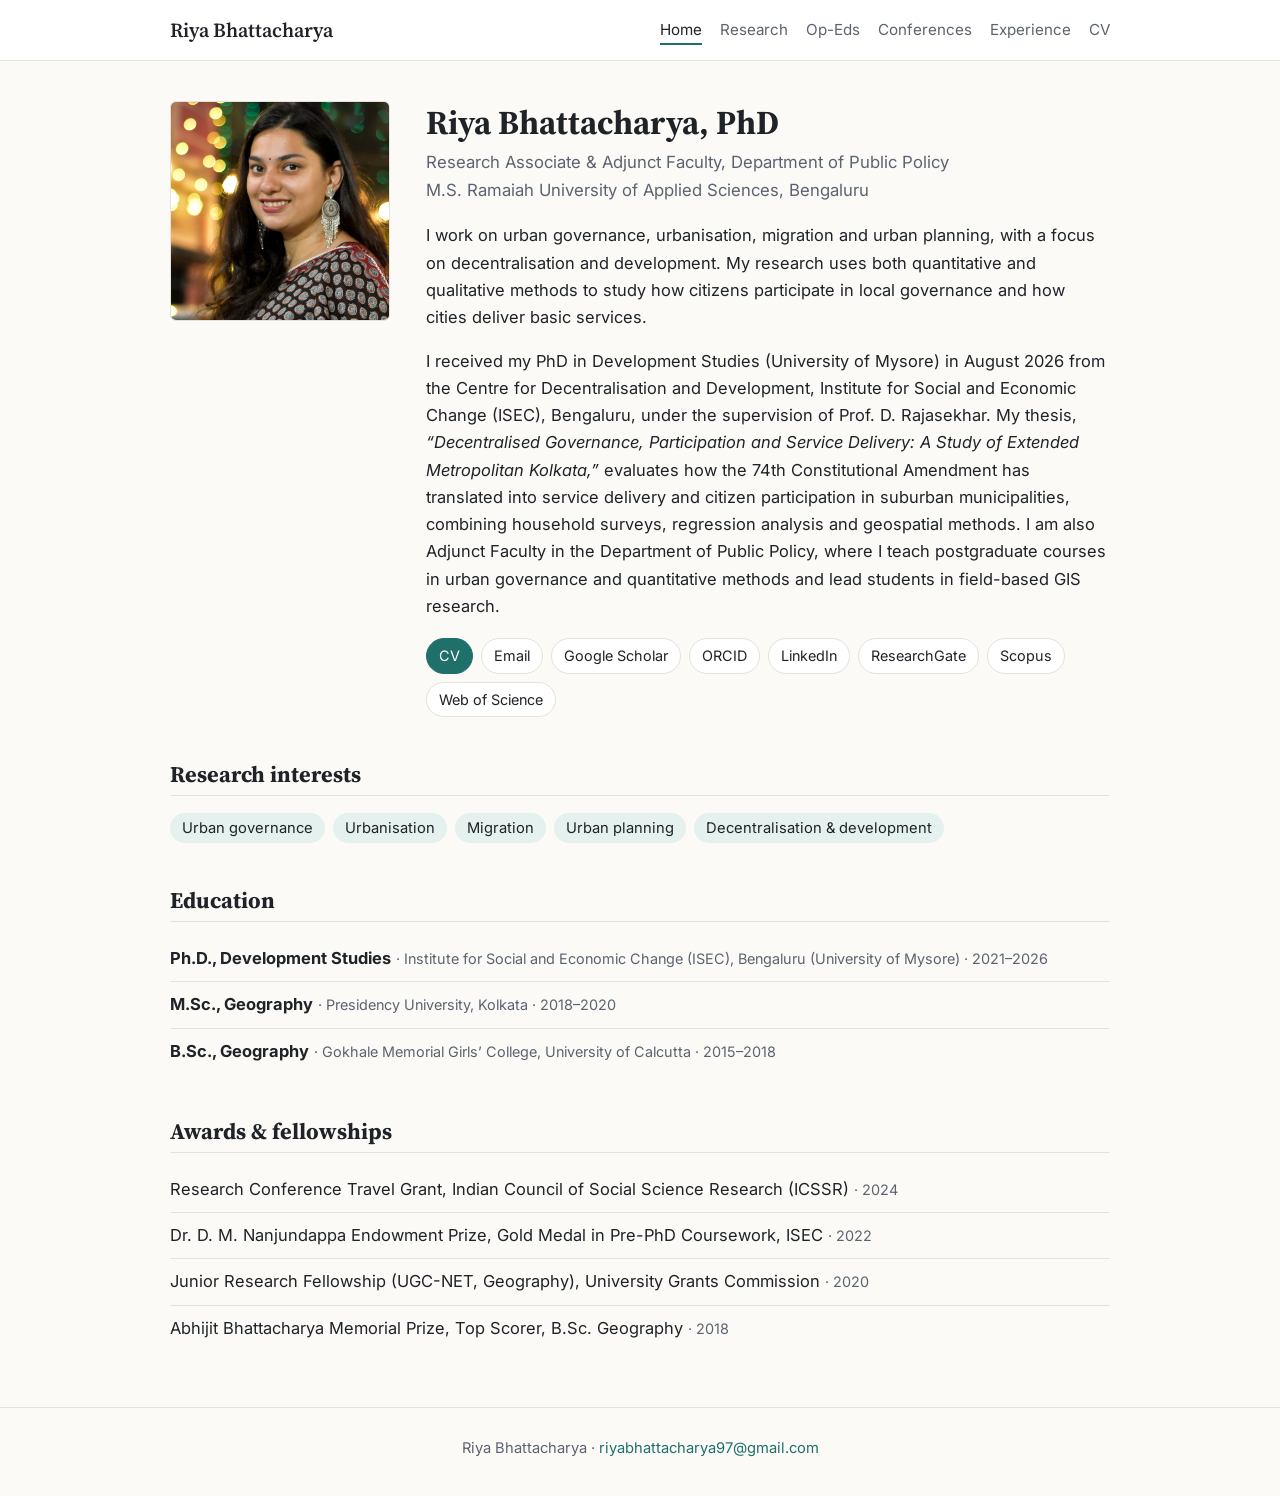
<file: index.html>
<!doctype html>
<html lang="en">
<head>
<meta charset="utf-8">
<meta name="viewport" content="width=device-width, initial-scale=1">
<title>Riya Bhattacharya</title>
<meta name="description" content="Riya Bhattacharya, Research Associate in Public Policy. Research on urban governance, urbanisation, migration and decentralisation in India.">
<link rel="preconnect" href="https://fonts.googleapis.com">
<link href="https://fonts.googleapis.com/css2?family=Inter:wght@400;600&family=Source+Serif+4:wght@400;600&display=swap" rel="stylesheet">
<link rel="stylesheet" href="style.css">
</head>
<body>
<header class="site-header">
  <nav class="nav">
    <a class="brand" href="index.html">Riya Bhattacharya</a>
    <ul>
      <li><a class="active" href="index.html">Home</a></li>
      <li><a href="research.html">Research</a></li>
      <li><a href="op-eds.html">Op-Eds</a></li>
      <li><a href="conferences.html">Conferences</a></li>
      <li><a href="experience.html">Experience</a></li>
      <li><a href="cv.html">CV</a></li>
    </ul>
  </nav>
</header>

<main>
  <section class="hero">
    <img src="photo.jpg" alt="Portrait of Riya Bhattacharya">
    <div>
      <h1>Riya Bhattacharya, PhD</h1>
      <p class="role">Research Associate &amp; Adjunct Faculty, Department of Public Policy<br>M.S. Ramaiah University of Applied Sciences, Bengaluru</p>
      <p>I work on urban governance, urbanisation, migration and urban planning, with a focus on decentralisation and development. My research uses both quantitative and qualitative methods to study how citizens participate in local governance and how cities deliver basic services.</p>
      <p>I received my PhD in Development Studies (University of Mysore) in August 2026 from the Centre for Decentralisation and Development, Institute for Social and Economic Change (ISEC), Bengaluru, under the supervision of Prof. D. Rajasekhar. My thesis, <em>“Decentralised Governance, Participation and Service Delivery: A Study of Extended Metropolitan Kolkata,”</em> evaluates how the 74th Constitutional Amendment has translated into service delivery and citizen participation in suburban municipalities, combining household surveys, regression analysis and geospatial methods. I am also Adjunct Faculty in the Department of Public Policy, where I teach postgraduate courses in urban governance and quantitative methods and lead students in field-based GIS research.</p>
      <ul class="links">
        <li><a class="primary" href="cv.html">CV</a></li>
        <li><a href="mailto:riyabhattacharya97@gmail.com">Email</a></li>
        <li><a href="https://scholar.google.com/citations?user=O7hGzOIAAAAJ">Google Scholar</a></li>
        <li><a href="https://orcid.org/0000-0002-7244-8029">ORCID</a></li>
        <li><a href="https://www.linkedin.com/in/riya-bhattacharya-phd-26a313218/">LinkedIn</a></li>
        <li><a href="https://www.researchgate.net/profile/Riya-Bhattacharya-6">ResearchGate</a></li>
        <li><a href="https://www.scopus.com/authid/detail.uri?authorId=59243399200">Scopus</a></li>
        <li><a href="https://www.webofscience.com/wos/author/record/PDX-0948-2025">Web of Science</a></li>
      </ul>
    </div>
  </section>

  <h2>Research interests</h2>
  <ul class="tags">
    <li>Urban governance</li>
    <li>Urbanisation</li>
    <li>Migration</li>
    <li>Urban planning</li>
    <li>Decentralisation &amp; development</li>
  </ul>

  <h2>Education</h2>
  <ul class="plain">
    <li><strong>Ph.D., Development Studies</strong> <span class="meta">· Institute for Social and Economic Change (ISEC), Bengaluru (University of Mysore) · 2021–2026</span></li>
    <li><strong>M.Sc., Geography</strong> <span class="meta">· Presidency University, Kolkata · 2018–2020</span></li>
    <li><strong>B.Sc., Geography</strong> <span class="meta">· Gokhale Memorial Girls’ College, University of Calcutta · 2015–2018</span></li>
  </ul>

  <h2>Awards &amp; fellowships</h2>
  <ul class="plain">
    <li>Research Conference Travel Grant, Indian Council of Social Science Research (ICSSR) <span class="meta">· 2024</span></li>
    <li>Dr. D. M. Nanjundappa Endowment Prize, Gold Medal in Pre-PhD Coursework, ISEC <span class="meta">· 2022</span></li>
    <li>Junior Research Fellowship (UGC-NET, Geography), University Grants Commission <span class="meta">· 2020</span></li>
    <li>Abhijit Bhattacharya Memorial Prize, Top Scorer, B.Sc. Geography <span class="meta">· 2018</span></li>
  </ul>
</main>

<footer>
  Riya Bhattacharya · <a href="mailto:riyabhattacharya97@gmail.com">riyabhattacharya97@gmail.com</a>
</footer>
</body>
</html>
</file>
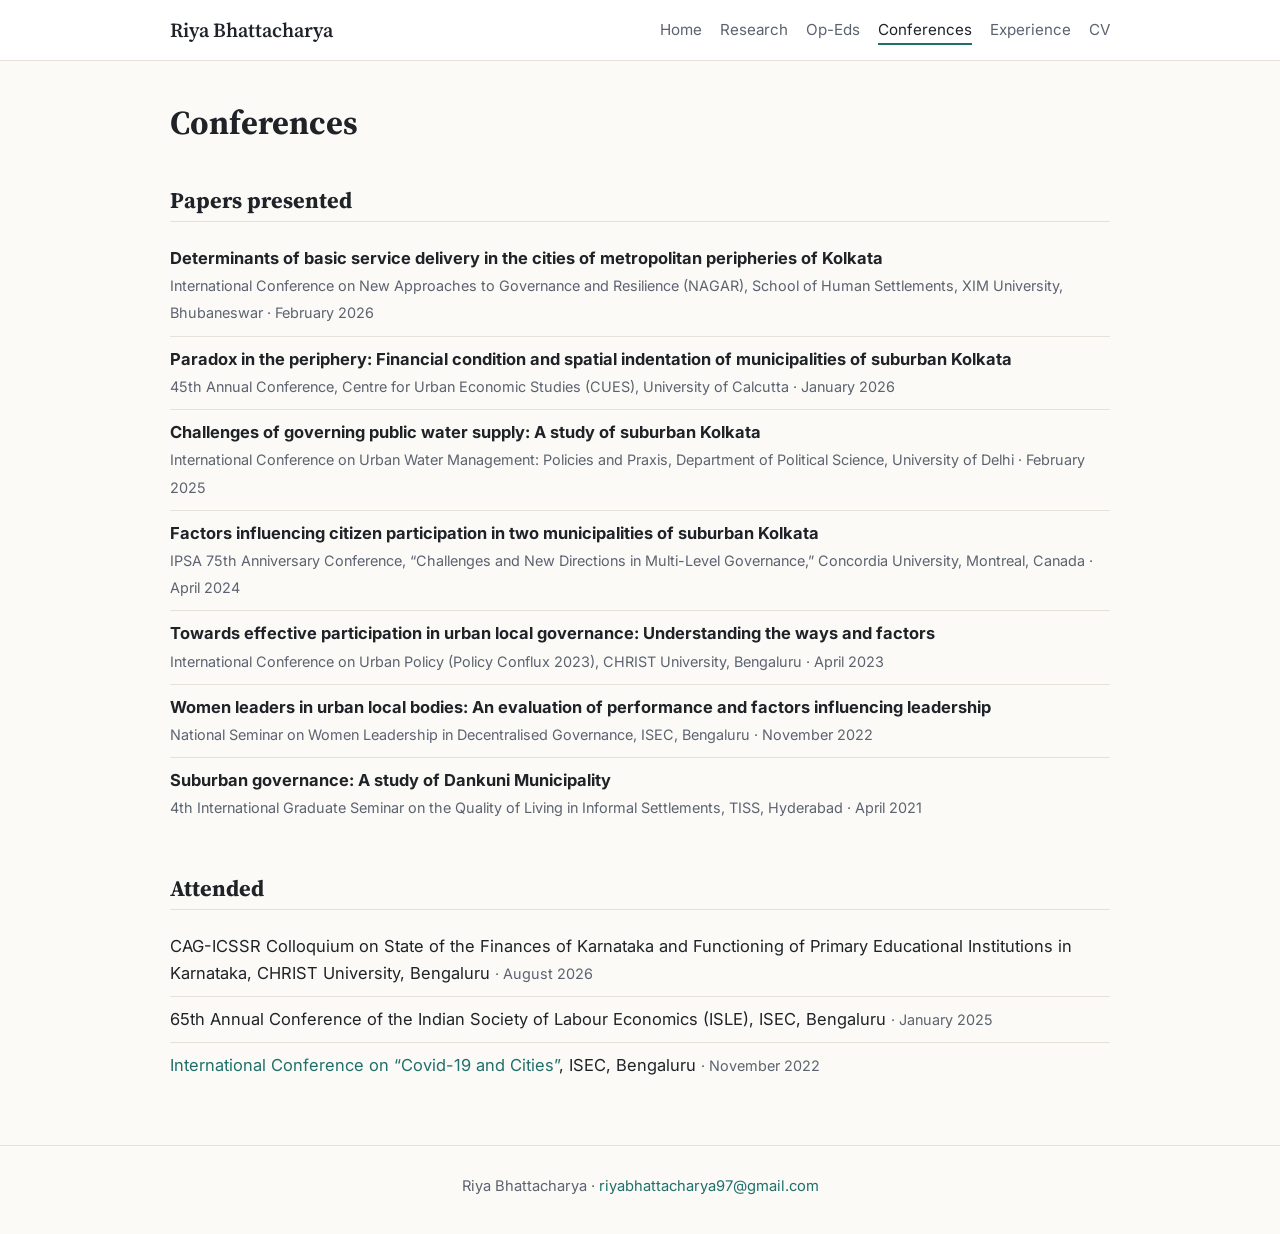
<file: conferences.html>
<!doctype html>
<html lang="en">
<head>
<meta charset="utf-8">
<meta name="viewport" content="width=device-width, initial-scale=1">
<title>Conferences · Riya Bhattacharya</title>
<meta name="description" content="Conference presentations by Riya Bhattacharya.">
<link rel="preconnect" href="https://fonts.googleapis.com">
<link href="https://fonts.googleapis.com/css2?family=Inter:wght@400;600&family=Source+Serif+4:wght@400;600&display=swap" rel="stylesheet">
<link rel="stylesheet" href="style.css">
</head>
<body>
<header class="site-header">
  <nav class="nav">
    <a class="brand" href="index.html">Riya Bhattacharya</a>
    <ul>
      <li><a href="index.html">Home</a></li>
      <li><a href="research.html">Research</a></li>
      <li><a href="op-eds.html">Op-Eds</a></li>
      <li><a class="active" href="conferences.html">Conferences</a></li>
      <li><a href="experience.html">Experience</a></li>
      <li><a href="cv.html">CV</a></li>
    </ul>
  </nav>
</header>

<main>
  <h1 class="page-title">Conferences</h1>

  <h2>Papers presented</h2>
  <ul class="plain">
    <li><strong>Determinants of basic service delivery in the cities of metropolitan peripheries of Kolkata</strong><br><span class="meta">International Conference on New Approaches to Governance and Resilience (NAGAR), School of Human Settlements, XIM University, Bhubaneswar · February 2026</span></li>
    <li><strong>Paradox in the periphery: Financial condition and spatial indentation of municipalities of suburban Kolkata</strong><br><span class="meta">45th Annual Conference, Centre for Urban Economic Studies (CUES), University of Calcutta · January 2026</span></li>
    <li><strong>Challenges of governing public water supply: A study of suburban Kolkata</strong><br><span class="meta">International Conference on Urban Water Management: Policies and Praxis, Department of Political Science, University of Delhi · February 2025</span></li>
    <li><strong>Factors influencing citizen participation in two municipalities of suburban Kolkata</strong><br><span class="meta">IPSA 75th Anniversary Conference, “Challenges and New Directions in Multi-Level Governance,” Concordia University, Montreal, Canada · April 2024</span></li>
    <li><strong>Towards effective participation in urban local governance: Understanding the ways and factors</strong><br><span class="meta">International Conference on Urban Policy (Policy Conflux 2023), CHRIST University, Bengaluru · April 2023</span></li>
    <li><strong>Women leaders in urban local bodies: An evaluation of performance and factors influencing leadership</strong><br><span class="meta">National Seminar on Women Leadership in Decentralised Governance, ISEC, Bengaluru · November 2022</span></li>
    <li><strong>Suburban governance: A study of Dankuni Municipality</strong><br><span class="meta">4th International Graduate Seminar on the Quality of Living in Informal Settlements, TISS, Hyderabad · April 2021</span></li>
  </ul>

  <h2>Attended</h2>
  <ul class="plain">
    <li>CAG-ICSSR Colloquium on State of the Finances of Karnataka and Functioning of Primary Educational Institutions in Karnataka, CHRIST University, Bengaluru <span class="meta">· August 2026</span></li>
    <li>65th Annual Conference of the Indian Society of Labour Economics (ISLE), ISEC, Bengaluru <span class="meta">· January 2025</span></li>
    <li><a href="https://www.isec.ac.in/?page_id=13111">International Conference on “Covid-19 and Cities”</a>, ISEC, Bengaluru <span class="meta">· November 2022</span></li>
  </ul>
</main>

<footer>
  Riya Bhattacharya · <a href="mailto:riyabhattacharya97@gmail.com">riyabhattacharya97@gmail.com</a>
</footer>
</body>
</html>
</file>
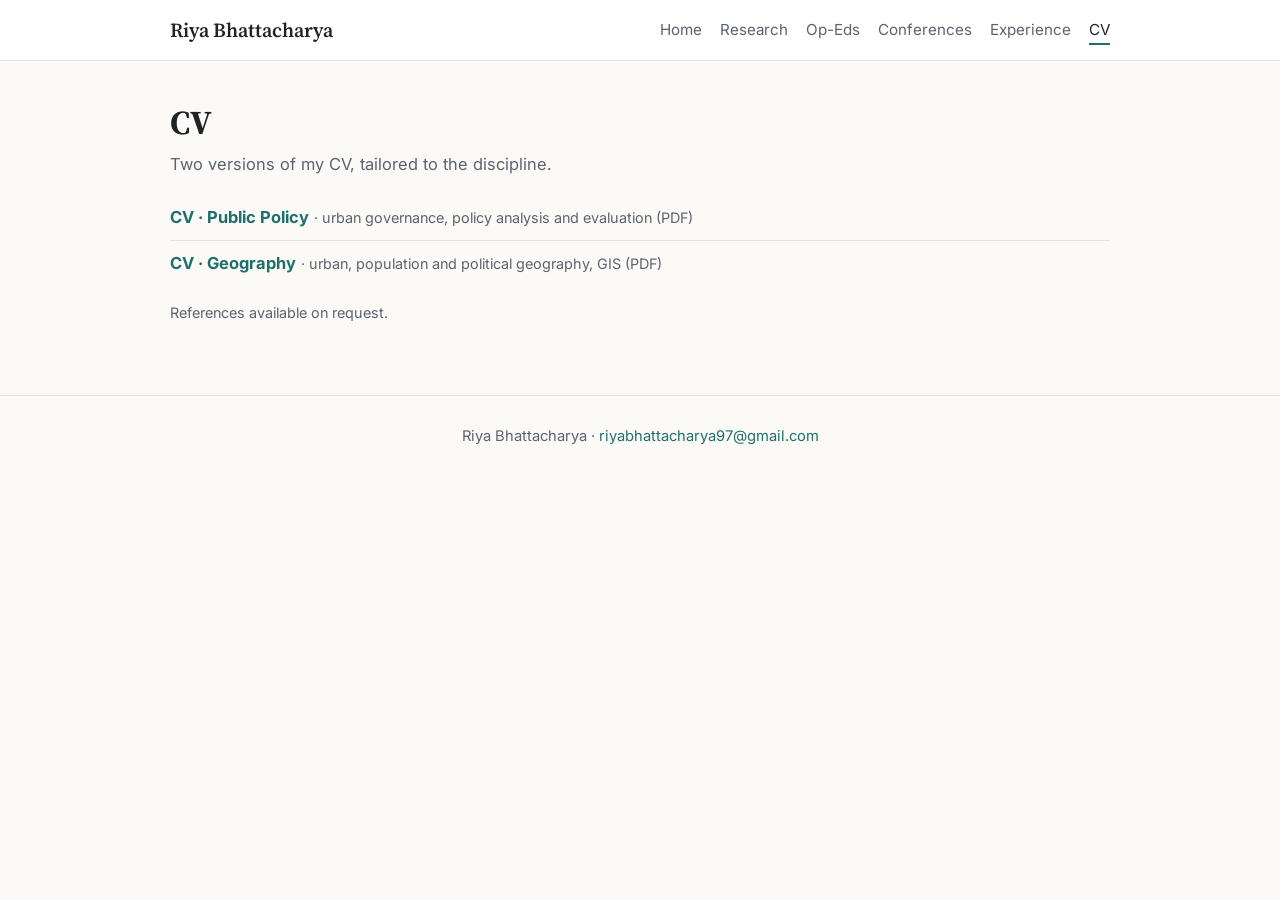
<file: cv.html>
<!doctype html>
<html lang="en">
<head>
<meta charset="utf-8">
<meta name="viewport" content="width=device-width, initial-scale=1">
<title>CV · Riya Bhattacharya</title>
<meta name="description" content="CV of Riya Bhattacharya.">
<link rel="preconnect" href="https://fonts.googleapis.com">
<link href="https://fonts.googleapis.com/css2?family=Inter:wght@400;600&family=Source+Serif+4:wght@400;600&display=swap" rel="stylesheet">
<link rel="stylesheet" href="style.css">
</head>
<body>
<header class="site-header">
  <nav class="nav">
    <a class="brand" href="index.html">Riya Bhattacharya</a>
    <ul>
      <li><a href="index.html">Home</a></li>
      <li><a href="research.html">Research</a></li>
      <li><a href="op-eds.html">Op-Eds</a></li>
      <li><a href="conferences.html">Conferences</a></li>
      <li><a href="experience.html">Experience</a></li>
      <li><a class="active" href="cv.html">CV</a></li>
    </ul>
  </nav>
</header>

<main>
  <h1 class="page-title">CV</h1>
  <p class="lede">Two versions of my CV, tailored to the discipline.</p>
  <ul class="plain">
    <li><a href="CV_Riya_Bhattacharya_Public_Policy.pdf"><strong>CV · Public Policy</strong></a> <span class="meta">· urban governance, policy analysis and evaluation (PDF)</span></li>
    <li><a href="CV_Riya_Bhattacharya_Geography.pdf"><strong>CV · Geography</strong></a> <span class="meta">· urban, population and political geography, GIS (PDF)</span></li>
  </ul>
  <p class="meta">References available on request.</p>
</main>

<footer>
  Riya Bhattacharya · <a href="mailto:riyabhattacharya97@gmail.com">riyabhattacharya97@gmail.com</a>
</footer>
</body>
</html>
</file>
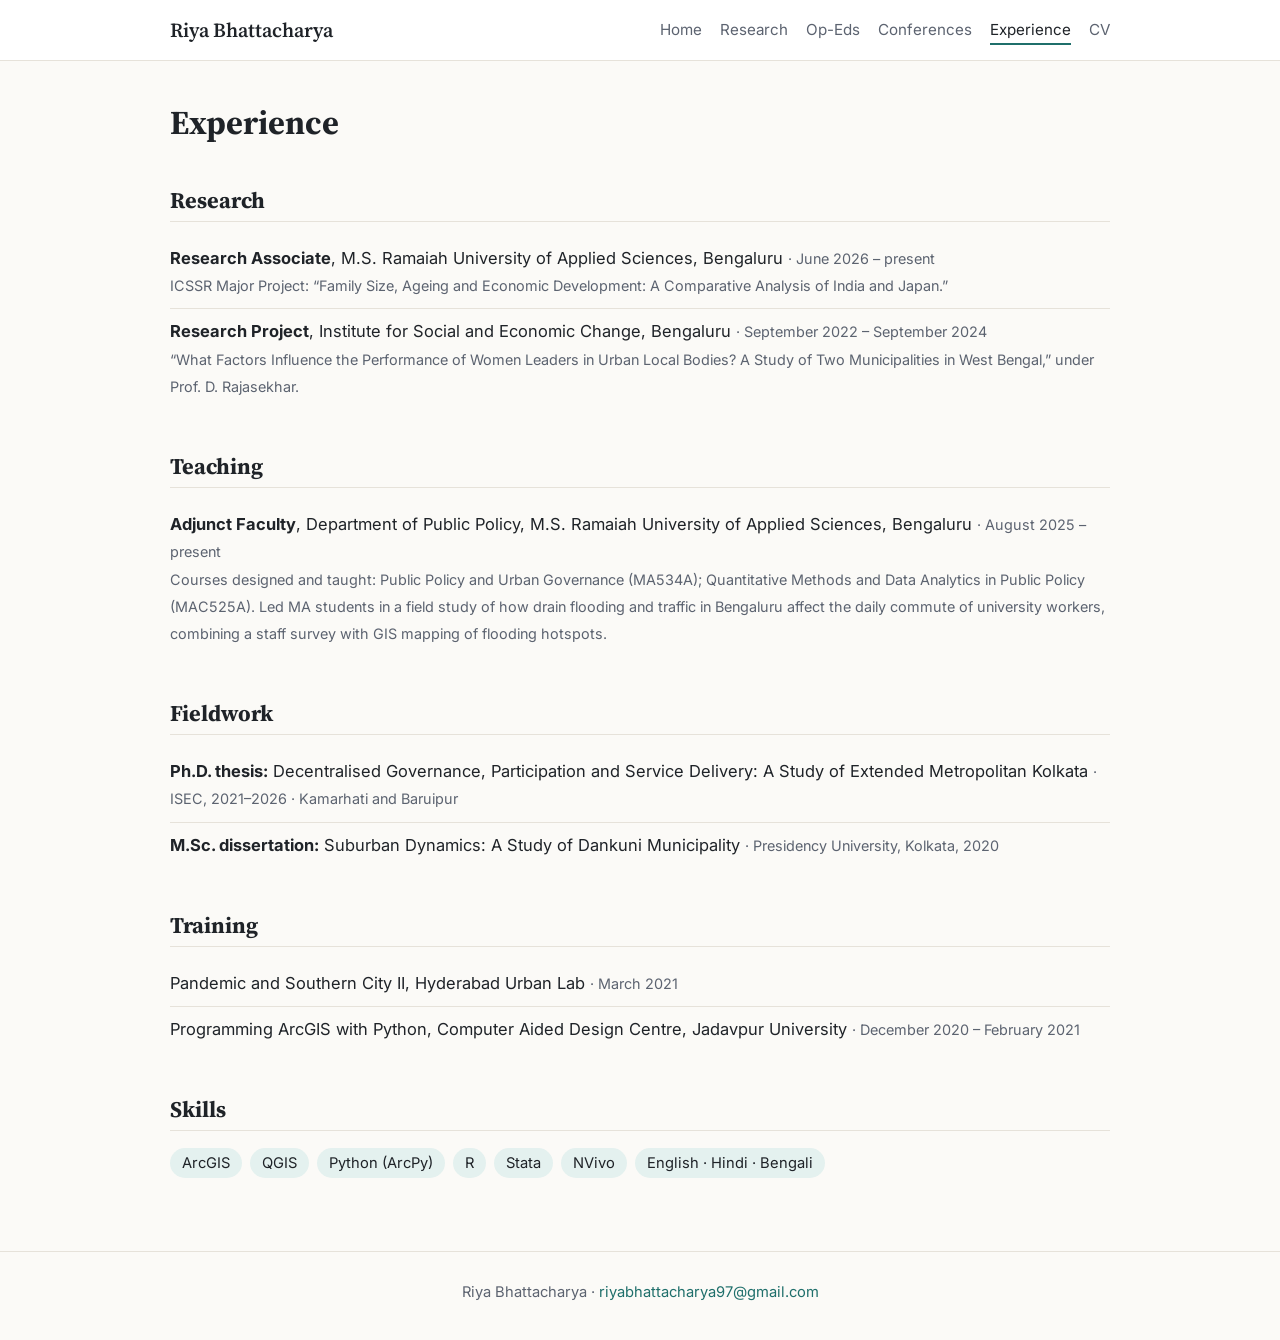
<file: experience.html>
<!doctype html>
<html lang="en">
<head>
<meta charset="utf-8">
<meta name="viewport" content="width=device-width, initial-scale=1">
<title>Experience · Riya Bhattacharya</title>
<meta name="description" content="Positions and field research of Riya Bhattacharya.">
<link rel="preconnect" href="https://fonts.googleapis.com">
<link href="https://fonts.googleapis.com/css2?family=Inter:wght@400;600&family=Source+Serif+4:wght@400;600&display=swap" rel="stylesheet">
<link rel="stylesheet" href="style.css">
</head>
<body>
<header class="site-header">
  <nav class="nav">
    <a class="brand" href="index.html">Riya Bhattacharya</a>
    <ul>
      <li><a href="index.html">Home</a></li>
      <li><a href="research.html">Research</a></li>
      <li><a href="op-eds.html">Op-Eds</a></li>
      <li><a href="conferences.html">Conferences</a></li>
      <li><a class="active" href="experience.html">Experience</a></li>
      <li><a href="cv.html">CV</a></li>
    </ul>
  </nav>
</header>

<main>
  <h1 class="page-title">Experience</h1>

  <h2>Research</h2>
  <ul class="plain">
    <li><strong>Research Associate</strong>, M.S. Ramaiah University of Applied Sciences, Bengaluru <span class="meta">· June 2026 – present</span><br>
      <span class="meta">ICSSR Major Project: “Family Size, Ageing and Economic Development: A Comparative Analysis of India and Japan.”</span></li>
    <li><strong>Research Project</strong>, Institute for Social and Economic Change, Bengaluru <span class="meta">· September 2022 – September 2024</span><br>
      <span class="meta">“What Factors Influence the Performance of Women Leaders in Urban Local Bodies? A Study of Two Municipalities in West Bengal,” under Prof. D. Rajasekhar.</span></li>
  </ul>

  <h2>Teaching</h2>
  <ul class="plain">
    <li><strong>Adjunct Faculty</strong>, Department of Public Policy, M.S. Ramaiah University of Applied Sciences, Bengaluru <span class="meta">· August 2025 – present</span><br>
      <span class="meta">Courses designed and taught: Public Policy and Urban Governance (MA534A); Quantitative Methods and Data Analytics in Public Policy (MAC525A). Led MA students in a field study of how drain flooding and traffic in Bengaluru affect the daily commute of university workers, combining a staff survey with GIS mapping of flooding hotspots.</span></li>
  </ul>

  <h2>Fieldwork</h2>
  <ul class="plain">
    <li><strong>Ph.D. thesis:</strong> Decentralised Governance, Participation and Service Delivery: A Study of Extended Metropolitan Kolkata <span class="meta">· ISEC, 2021–2026 · Kamarhati and Baruipur</span></li>
    <li><strong>M.Sc. dissertation:</strong> Suburban Dynamics: A Study of Dankuni Municipality <span class="meta">· Presidency University, Kolkata, 2020</span></li>
  </ul>

  <h2>Training</h2>
  <ul class="plain">
    <li>Pandemic and Southern City II, Hyderabad Urban Lab <span class="meta">· March 2021</span></li>
    <li>Programming ArcGIS with Python, Computer Aided Design Centre, Jadavpur University <span class="meta">· December 2020 – February 2021</span></li>
  </ul>

  <h2>Skills</h2>
  <ul class="tags">
    <li>ArcGIS</li><li>QGIS</li><li>Python (ArcPy)</li><li>R</li><li>Stata</li><li>NVivo</li>
    <li>English · Hindi · Bengali</li>
  </ul>
</main>

<footer>
  Riya Bhattacharya · <a href="mailto:riyabhattacharya97@gmail.com">riyabhattacharya97@gmail.com</a>
</footer>
</body>
</html>
</file>
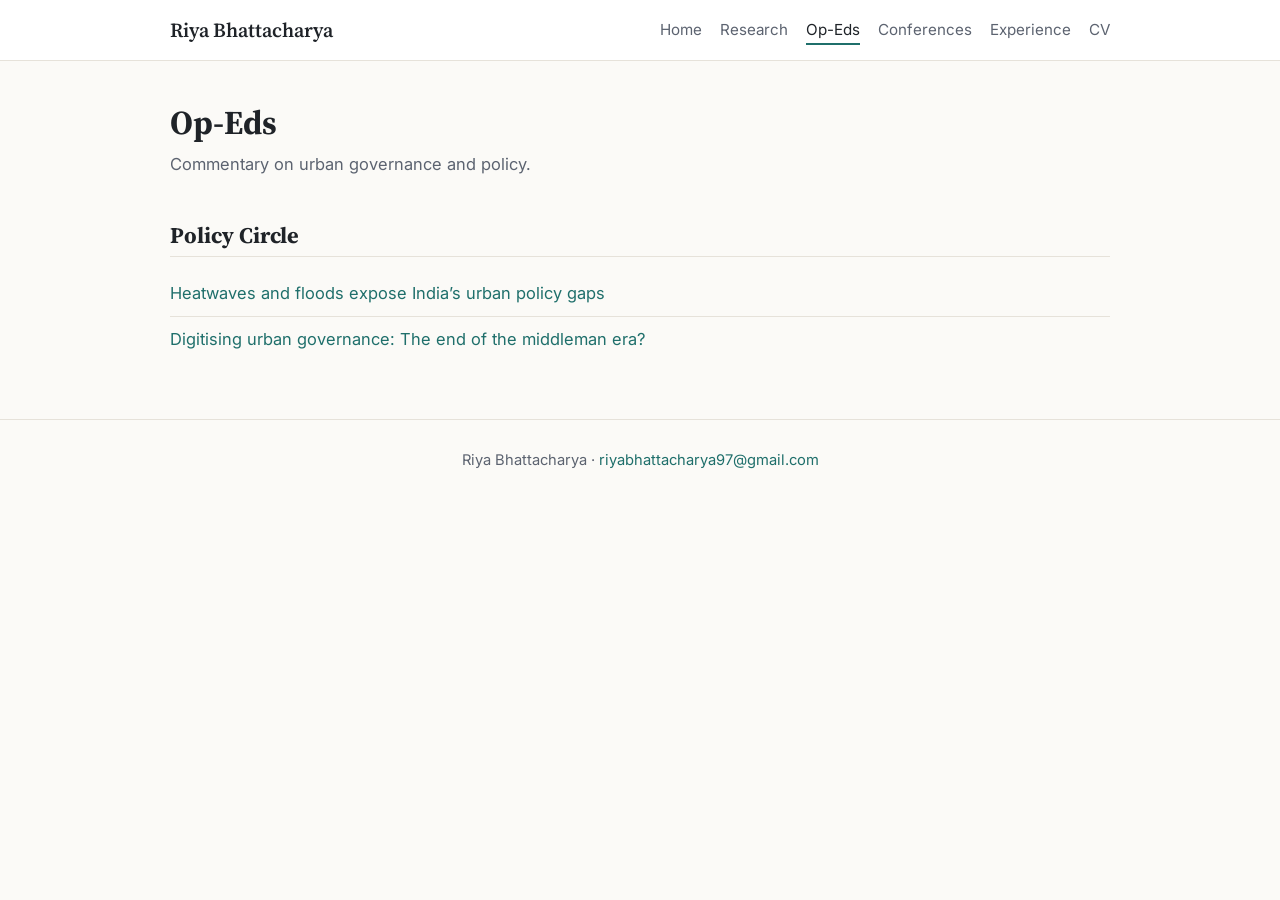
<file: op-eds.html>
<!doctype html>
<html lang="en">
<head>
<meta charset="utf-8">
<meta name="viewport" content="width=device-width, initial-scale=1">
<title>Op-Eds · Riya Bhattacharya</title>
<meta name="description" content="Op-eds by Riya Bhattacharya.">
<link rel="preconnect" href="https://fonts.googleapis.com">
<link href="https://fonts.googleapis.com/css2?family=Inter:wght@400;600&family=Source+Serif+4:wght@400;600&display=swap" rel="stylesheet">
<link rel="stylesheet" href="style.css">
</head>
<body>
<header class="site-header">
  <nav class="nav">
    <a class="brand" href="index.html">Riya Bhattacharya</a>
    <ul>
      <li><a href="index.html">Home</a></li>
      <li><a href="research.html">Research</a></li>
      <li><a class="active" href="op-eds.html">Op-Eds</a></li>
      <li><a href="conferences.html">Conferences</a></li>
      <li><a href="experience.html">Experience</a></li>
      <li><a href="cv.html">CV</a></li>
    </ul>
  </nav>
</header>

<main>
  <h1 class="page-title">Op-Eds</h1>
  <p class="lede">Commentary on urban governance and policy.</p>

  <h2>Policy Circle</h2>
  <ul class="plain">
    <li><a href="https://www.policycircle.org/opinion/heatwaves-floods-cities-india/">Heatwaves and floods expose India’s urban policy gaps</a></li>
    <li><a href="https://www.policycircle.org/opinion/urban-governance-middlemen-role/">Digitising urban governance: The end of the middleman era?</a></li>
  </ul>
</main>

<footer>
  Riya Bhattacharya · <a href="mailto:riyabhattacharya97@gmail.com">riyabhattacharya97@gmail.com</a>
</footer>
</body>
</html>
</file>
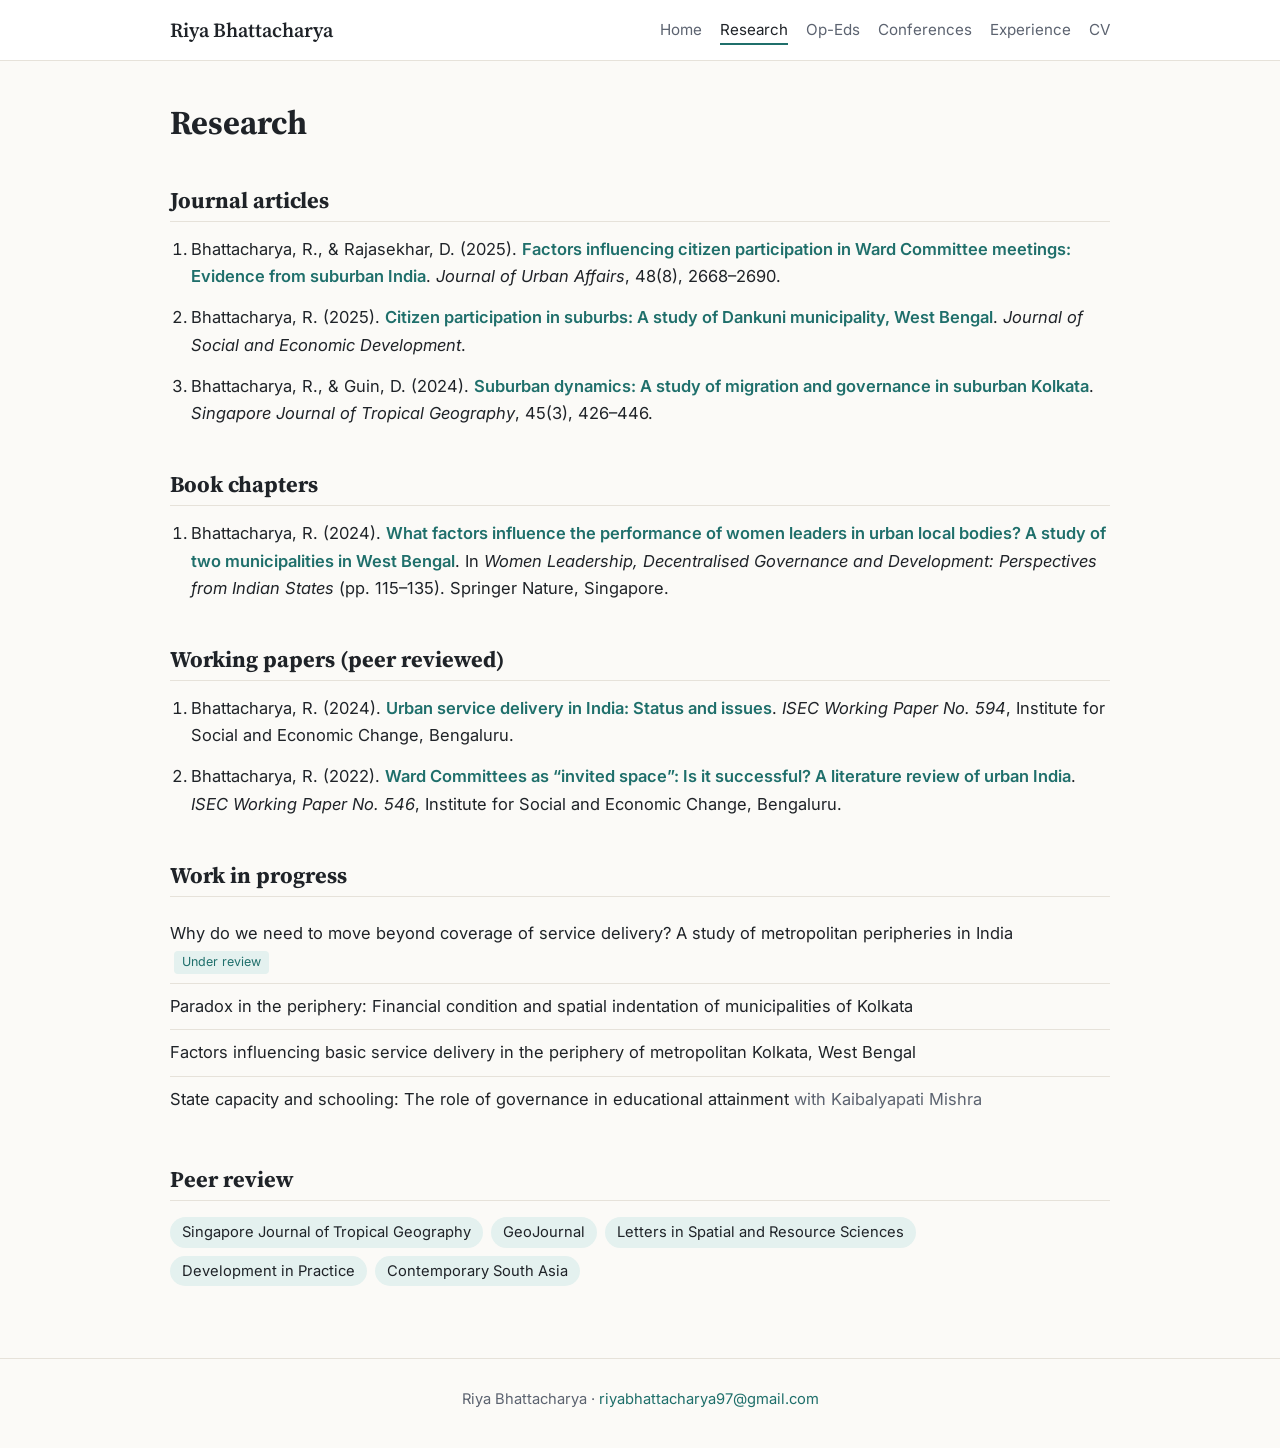
<file: research.html>
<!doctype html>
<html lang="en">
<head>
<meta charset="utf-8">
<meta name="viewport" content="width=device-width, initial-scale=1">
<title>Research · Riya Bhattacharya</title>
<meta name="description" content="Publications and working papers of Riya Bhattacharya.">
<link rel="preconnect" href="https://fonts.googleapis.com">
<link href="https://fonts.googleapis.com/css2?family=Inter:wght@400;600&family=Source+Serif+4:wght@400;600&display=swap" rel="stylesheet">
<link rel="stylesheet" href="style.css">
</head>
<body>
<header class="site-header">
  <nav class="nav">
    <a class="brand" href="index.html">Riya Bhattacharya</a>
    <ul>
      <li><a href="index.html">Home</a></li>
      <li><a class="active" href="research.html">Research</a></li>
      <li><a href="op-eds.html">Op-Eds</a></li>
      <li><a href="conferences.html">Conferences</a></li>
      <li><a href="experience.html">Experience</a></li>
      <li><a href="cv.html">CV</a></li>
    </ul>
  </nav>
</header>

<main>
  <h1 class="page-title">Research</h1>

  <h2>Journal articles</h2>
  <ol class="pubs">
    <li>Bhattacharya, R., &amp; Rajasekhar, D. (2025). <a class="title" href="https://doi.org/10.1080/07352166.2025.2560954">Factors influencing citizen participation in Ward Committee meetings: Evidence from suburban India</a>. <span class="venue">Journal of Urban Affairs</span>, 48(8), 2668–2690.</li>
    <li>Bhattacharya, R. (2025). <a class="title" href="https://doi.org/10.1007/s40847-025-00449-6">Citizen participation in suburbs: A study of Dankuni municipality, West Bengal</a>. <span class="venue">Journal of Social and Economic Development</span>.</li>
    <li>Bhattacharya, R., &amp; Guin, D. (2024). <a class="title" href="https://doi.org/10.1111/sjtg.12560">Suburban dynamics: A study of migration and governance in suburban Kolkata</a>. <span class="venue">Singapore Journal of Tropical Geography</span>, 45(3), 426–446.</li>
  </ol>

  <h2>Book chapters</h2>
  <ol class="pubs">
    <li>Bhattacharya, R. (2024). <a class="title" href="https://doi.org/10.1007/978-981-97-3709-3_7">What factors influence the performance of women leaders in urban local bodies? A study of two municipalities in West Bengal</a>. In <span class="venue">Women Leadership, Decentralised Governance and Development: Perspectives from Indian States</span> (pp. 115–135). Springer Nature, Singapore.</li>
  </ol>

  <h2>Working papers (peer reviewed)</h2>
  <ol class="pubs">
    <li>Bhattacharya, R. (2024). <a class="title" href="https://www.isec.ac.in/wp-content/uploads/2025/10/WP-594-Riya-Bhattacharya-Final.pdf">Urban service delivery in India: Status and issues</a>. <span class="venue">ISEC Working Paper No. 594</span>, Institute for Social and Economic Change, Bengaluru.</li>
    <li>Bhattacharya, R. (2022). <a class="title" href="https://www.isec.ac.in/wp-content/uploads/2023/09/WP-546-Riya-Bhattacharya-Final.pdf">Ward Committees as “invited space”: Is it successful? A literature review of urban India</a>. <span class="venue">ISEC Working Paper No. 546</span>, Institute for Social and Economic Change, Bengaluru.</li>
  </ol>

  <h2>Work in progress</h2>
  <ul class="plain">
    <li>Why do we need to move beyond coverage of service delivery? A study of metropolitan peripheries in India <span class="status">Under review</span></li>
    <li>Paradox in the periphery: Financial condition and spatial indentation of municipalities of Kolkata</li>
    <li>Factors influencing basic service delivery in the periphery of metropolitan Kolkata, West Bengal</li>
    <li>State capacity and schooling: The role of governance in educational attainment <span class="coauth">with Kaibalyapati Mishra</span></li>
  </ul>

  <h2>Peer review</h2>
  <ul class="tags">
    <li>Singapore Journal of Tropical Geography</li>
    <li>GeoJournal</li>
    <li>Letters in Spatial and Resource Sciences</li>
    <li>Development in Practice</li>
    <li>Contemporary South Asia</li>
  </ul>
</main>

<footer>
  Riya Bhattacharya · <a href="mailto:riyabhattacharya97@gmail.com">riyabhattacharya97@gmail.com</a>
</footer>
</body>
</html>
</file>
<file: style.css>
:root {
  --bg: #fbfaf7;
  --surface: #ffffff;
  --text: #1f2328;
  --muted: #5c6370;
  --accent: #1f6f6b;
  --accent-soft: #e4f1ef;
  --rule: #e6e2da;
  --serif: "Source Serif 4", Georgia, "Times New Roman", serif;
  --sans: "Inter", Arial, Helvetica, sans-serif;
}
@media (prefers-color-scheme: dark) {
  :root {
    --bg: #15171a;
    --surface: #1c1f23;
    --text: #e7e5e0;
    --muted: #a3a8b0;
    --accent: #7cc7bf;
    --accent-soft: #1c2b2a;
    --rule: #2e3237;
  }
}
* { box-sizing: border-box; }
html { scroll-behavior: smooth; }
body {
  margin: 0;
  background: var(--bg);
  color: var(--text);
  font-family: var(--sans);
  font-size: 16.5px;
  line-height: 1.65;
}
a { color: var(--accent); text-decoration: none; }
a:hover { text-decoration: underline; }

/* Header */
.site-header {
  border-bottom: 1px solid var(--rule);
  background: var(--surface);
  position: sticky; top: 0; z-index: 10;
}
.nav {
  max-width: 980px; margin: 0 auto; padding: 0 20px;
  display: flex; align-items: center; justify-content: space-between;
  min-height: 60px; gap: 16px; flex-wrap: wrap;
}
.brand { font-family: var(--serif); font-size: 1.25rem; font-weight: 600; color: var(--text); }
.brand:hover { text-decoration: none; }
.nav ul { list-style: none; display: flex; flex-wrap: wrap; gap: 4px 18px; margin: 0; padding: 8px 0; }
.nav ul a { color: var(--muted); font-size: 0.95rem; padding: 4px 0; border-bottom: 2px solid transparent; }
.nav ul a:hover { color: var(--text); text-decoration: none; }
.nav ul a.active { color: var(--text); border-bottom-color: var(--accent); }

/* Layout */
main { max-width: 980px; margin: 0 auto; padding: 40px 20px 56px; }
h1, h2, h3 { font-family: var(--serif); line-height: 1.25; }
h1 { font-size: 2.1rem; margin: 0 0 6px; }
h2 {
  font-size: 1.4rem; margin: 44px 0 14px; padding-bottom: 6px;
  border-bottom: 1px solid var(--rule);
}
h3 { font-size: 1.1rem; margin: 26px 0 8px; color: var(--muted); font-family: var(--sans); font-weight: 600; letter-spacing: 0.02em; }
.page-title { margin-bottom: 8px; }
.lede { color: var(--muted); margin-top: 0; }

/* Hero */
.hero { display: grid; grid-template-columns: 220px 1fr; gap: 36px; align-items: start; }
.hero img {
  width: 220px; height: 220px; object-fit: cover; border-radius: 6px;
  border: 1px solid var(--rule); background: var(--accent-soft);
}
.role { font-size: 1.05rem; color: var(--muted); margin: 0 0 18px; }
.links { display: flex; flex-wrap: wrap; gap: 8px; margin: 18px 0 0; padding: 0; list-style: none; }
.links a {
  display: inline-block; padding: 5px 12px; border: 1px solid var(--rule);
  border-radius: 999px; font-size: 0.9rem; color: var(--text); background: var(--surface);
}
.links a:hover { border-color: var(--accent); color: var(--accent); text-decoration: none; }
.links a.primary { background: var(--accent); border-color: var(--accent); color: #fff; }
@media (prefers-color-scheme: dark) { .links a.primary { color: #15171a; } }

/* Lists */
.pubs { padding-left: 1.3em; margin: 0; }
.pubs li { margin-bottom: 14px; }
.pubs .title { font-weight: 600; }
.venue { font-style: italic; }
.status {
  display: inline-block; font-size: 0.78rem; padding: 1px 8px; border-radius: 4px;
  background: var(--accent-soft); color: var(--accent); margin-left: 4px; max-width: 100%;
}
.coauth { color: var(--muted); }
details { margin-top: 6px; }
details summary { cursor: pointer; color: var(--muted); font-size: 0.9rem; }
details p { font-size: 0.95rem; color: var(--muted); margin: 8px 0 0; }
.plain { list-style: none; padding: 0; margin: 0; }
.plain li { padding: 9px 0; border-bottom: 1px solid var(--rule); }
.plain li:last-child { border-bottom: 0; }
.meta { color: var(--muted); font-size: 0.9rem; }
.tags { display: flex; flex-wrap: wrap; gap: 8px; list-style: none; padding: 0; }
.tags li { background: var(--accent-soft); color: var(--text); padding: 3px 12px; border-radius: 999px; font-size: 0.92rem; }
.news li { display: grid; grid-template-columns: 90px 1fr; gap: 12px; }
.news .date { color: var(--muted); font-size: 0.9rem; }
.video { position: relative; padding-top: 56.25%; margin-top: 10px; }
.video iframe { position: absolute; inset: 0; width: 100%; height: 100%; border: 0; border-radius: 6px; }

/* Footer */
footer {
  border-top: 1px solid var(--rule); text-align: center; padding: 28px 20px 36px;
  color: var(--muted); font-size: 0.92rem;
}
footer .sanskrit { font-size: 1.05rem; color: var(--text); margin-bottom: 6px; }
footer em a { color: var(--muted); }

@media (max-width: 720px) {
  .hero { grid-template-columns: 1fr; gap: 20px; }
  .hero img { width: 160px; height: 160px; }
  h1 { font-size: 1.75rem; }
  .news li { grid-template-columns: 1fr; gap: 0; }
}
</file>
